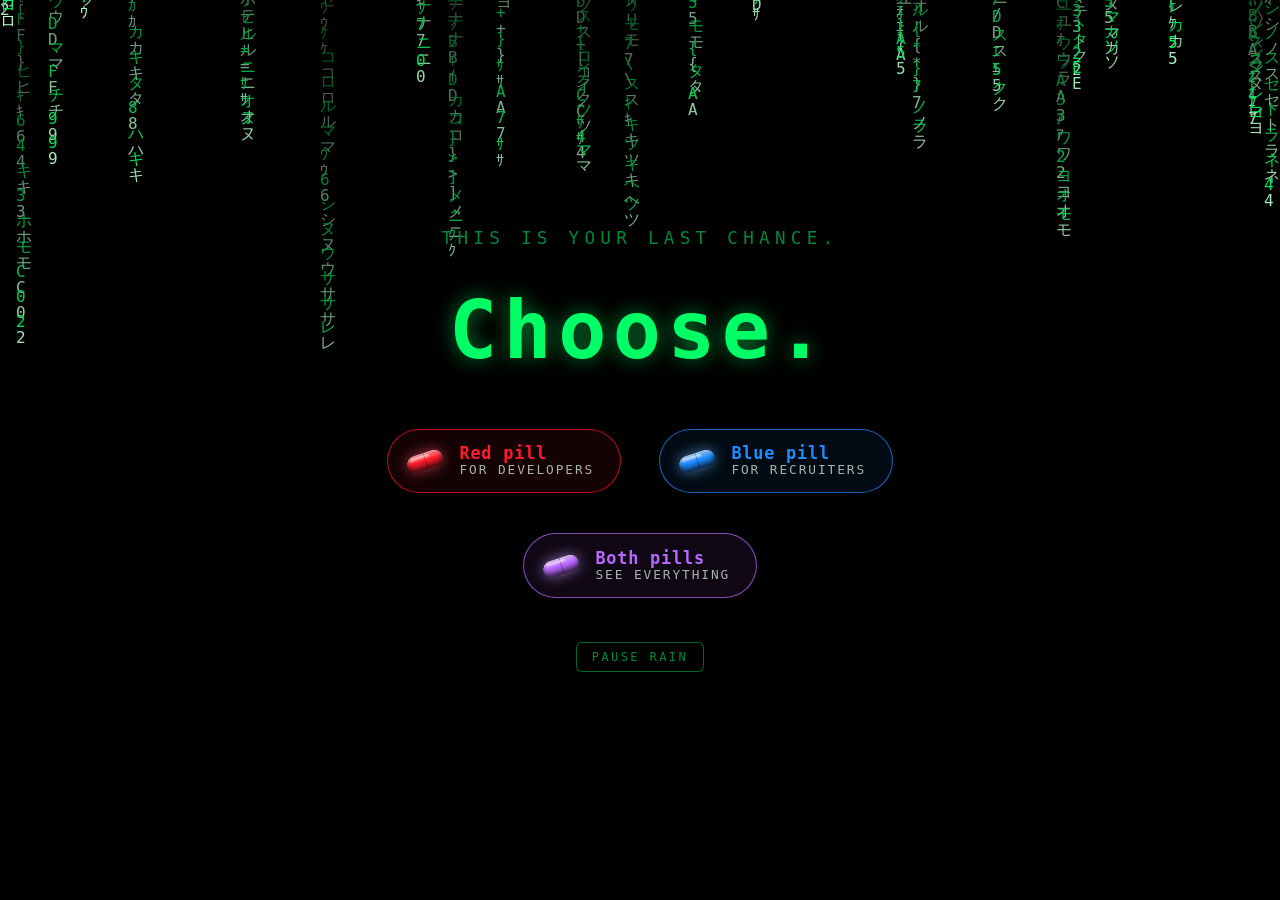
<file: index.html>
<!doctype html>
<html lang="en">
  <head>
    <meta charset="utf-8" />
    <meta name="viewport" content="width=device-width, initial-scale=1" />
    <meta name="color-scheme" content="dark" />
    <title>Choose — devCordain</title>
    <meta
      name="description"
      content="This is your last chance. After this, there is no turning back."
    />
    <link rel="stylesheet" href="styles.css" />
  </head>
  <body class="landing">
    <canvas id="matrix" aria-hidden="true"></canvas>

    <main class="stage">
      <p class="prompt">This is your last chance.</p>
      <h1 class="title">Choose.</h1>

      <div class="pills">
        <a class="pill pill--red" href="developer.html">
          <span class="pill__glyph" aria-hidden="true"></span>
          <span class="pill__label">
            <span class="pill__name">Red pill</span>
            <span class="pill__role">For developers</span>
          </span>
        </a>

        <a class="pill pill--blue" href="recruiter.html">
          <span class="pill__glyph" aria-hidden="true"></span>
          <span class="pill__label">
            <span class="pill__name">Blue pill</span>
            <span class="pill__role">For recruiters</span>
          </span>
        </a>
      </div>

      <a class="pill pill--purple pill--both" href="both.html">
        <span class="pill__glyph" aria-hidden="true"></span>
        <span class="pill__label">
          <span class="pill__name">Both pills</span>
          <span class="pill__role">See everything</span>
        </span>
      </a>

      <button id="motionToggle" class="motion-toggle" type="button" aria-pressed="true">
        Pause rain
      </button>
    </main>

    <script src="matrix.js" defer></script>
  </body>
</html>
</file>
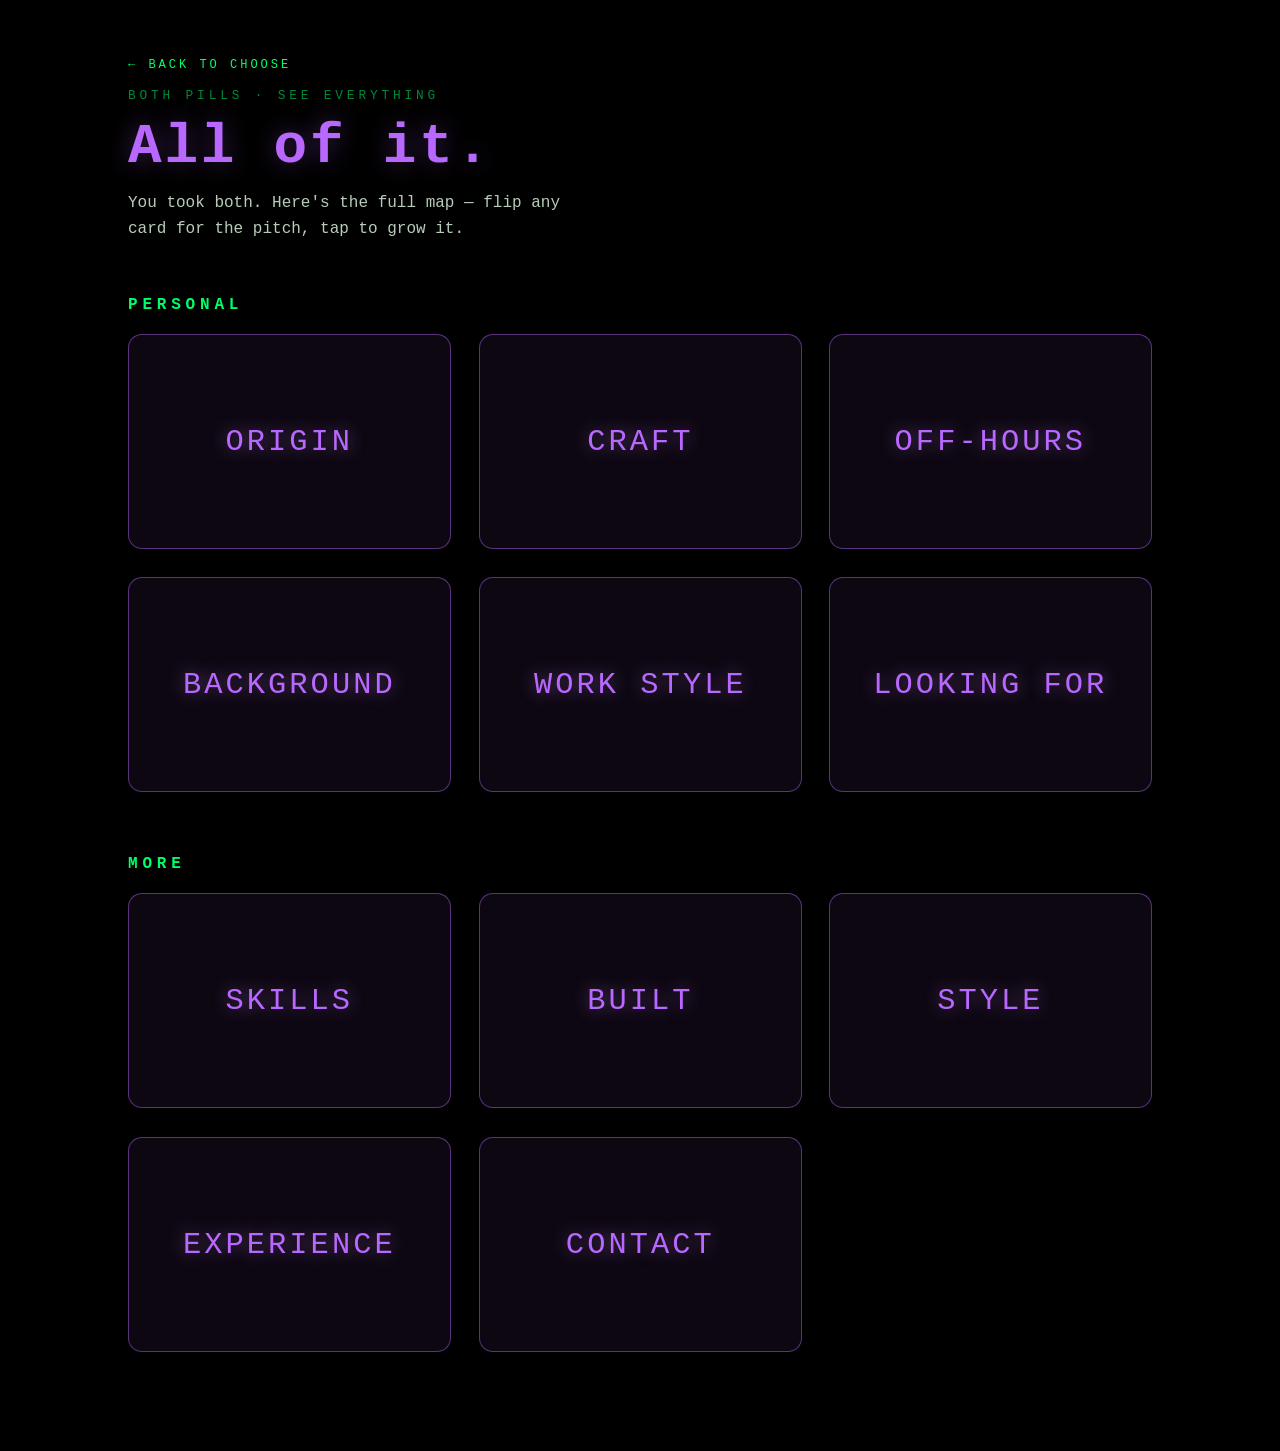
<file: both.html>
<!doctype html>
<html lang="en">
  <head>
    <meta charset="utf-8" />
    <meta name="viewport" content="width=device-width, initial-scale=1" />
    <meta name="color-scheme" content="dark" />
    <title>Both pills — devCordain</title>
    <meta
      name="description"
      content="Everything — recruiter summary and developer depth, all in one view."
    />
    <link rel="stylesheet" href="styles.css" />
  </head>
  <body class="theme--both">
    <main class="page">
      <header class="page__header">
        <a class="back" href="index.html">← Back to choose</a>
        <p class="page__eyebrow">Both pills · See everything</p>
        <h1 class="page__title">All of it.</h1>
        <p class="page__lead">
          You took both. Here's the full map — flip any card for the pitch, tap to grow it.
        </p>
      </header>

      <section class="section" aria-labelledby="section-personal">
        <h2 id="section-personal" class="section__title">Personal</h2>
        <ul class="cards" data-section-label="Personal" data-card-ids="origin,craft,off-hours,background,work-style,looking-for"></ul>
      </section>

      <section class="section" aria-labelledby="section-more">
        <h2 id="section-more" class="section__title">More</h2>
        <ul class="cards" data-section-label="More" data-card-ids="skills,built,style,experience,contact"></ul>
      </section>
    </main>

    <script src="content.js"></script>
    <script src="cards.js"></script>
  </body>
</html>
</file>
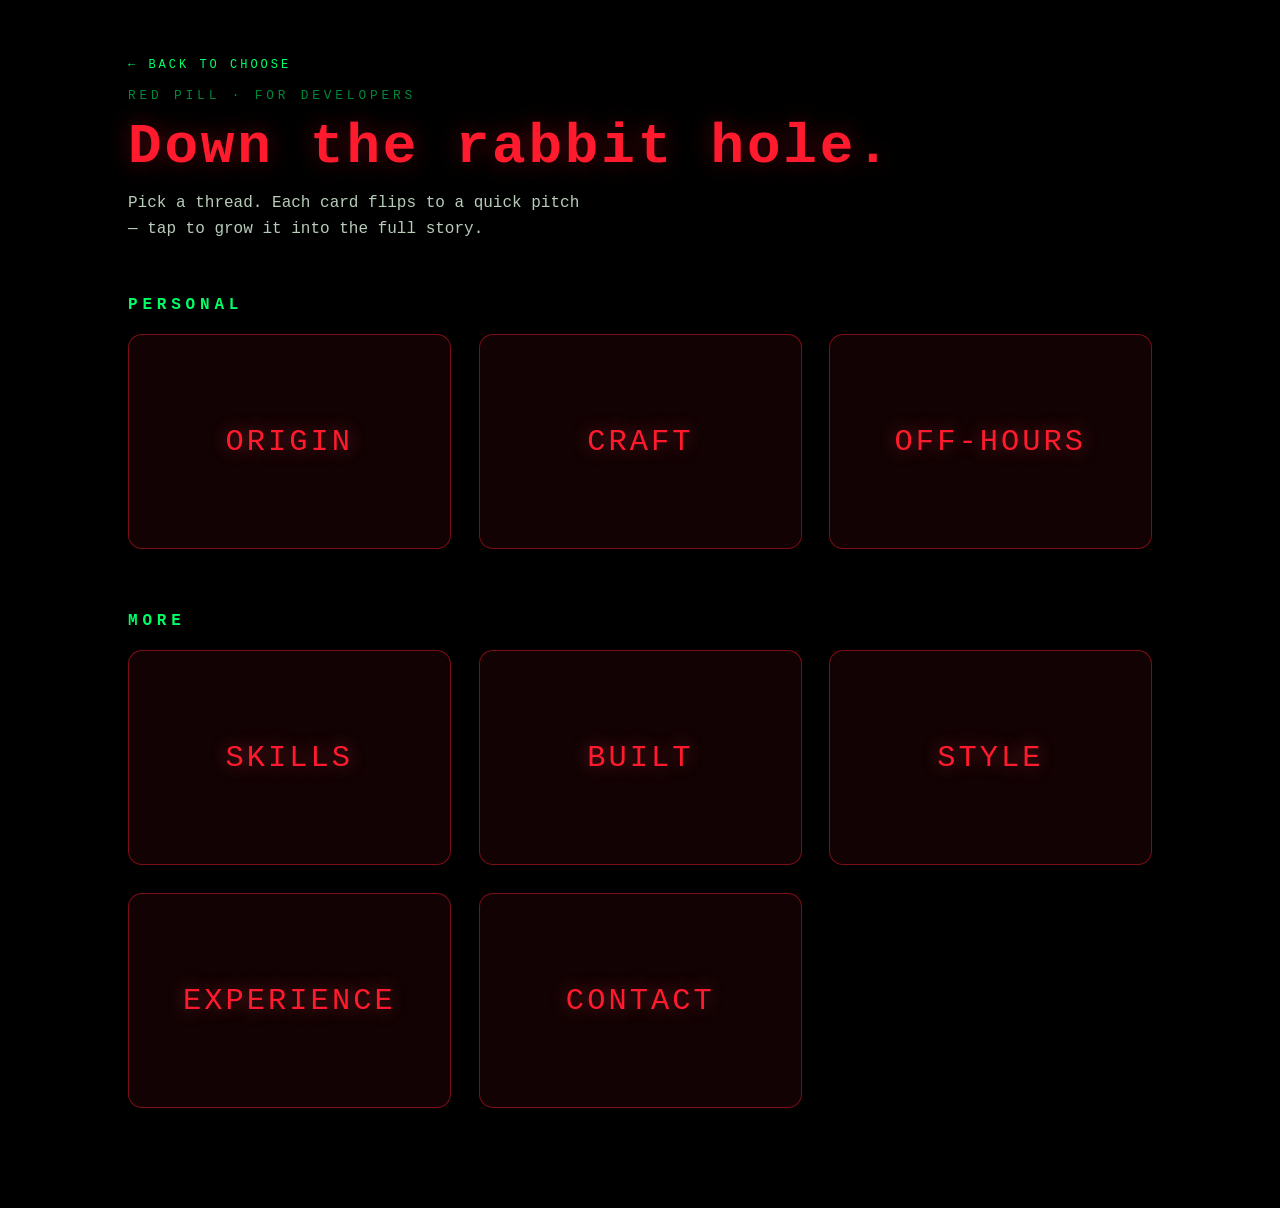
<file: developer.html>
<!doctype html>
<html lang="en">
  <head>
    <meta charset="utf-8" />
    <meta name="viewport" content="width=device-width, initial-scale=1" />
    <meta name="color-scheme" content="dark" />
    <title>Developer — devCordain</title>
    <meta
      name="description"
      content="For developers — depth, stack, and what I build."
    />
    <link rel="stylesheet" href="styles.css" />
  </head>
  <body class="theme--developer">
    <main class="page">
      <header class="page__header">
        <a class="back" href="index.html">← Back to choose</a>
        <p class="page__eyebrow">Red pill · For developers</p>
        <h1 class="page__title">Down the rabbit hole.</h1>
        <p class="page__lead">
          Pick a thread. Each card flips to a quick pitch — tap to grow it into the full story.
        </p>
      </header>

      <section class="section" aria-labelledby="section-personal">
        <h2 id="section-personal" class="section__title">Personal</h2>
        <ul class="cards" data-section-label="Personal" data-card-ids="origin,craft,off-hours"></ul>
      </section>

      <section class="section" aria-labelledby="section-more">
        <h2 id="section-more" class="section__title">More</h2>
        <ul class="cards" data-section-label="More" data-card-ids="skills,built,style,experience,contact"></ul>
      </section>
    </main>

    <script src="content.js"></script>
    <script src="cards.js"></script>
  </body>
</html>
</file>
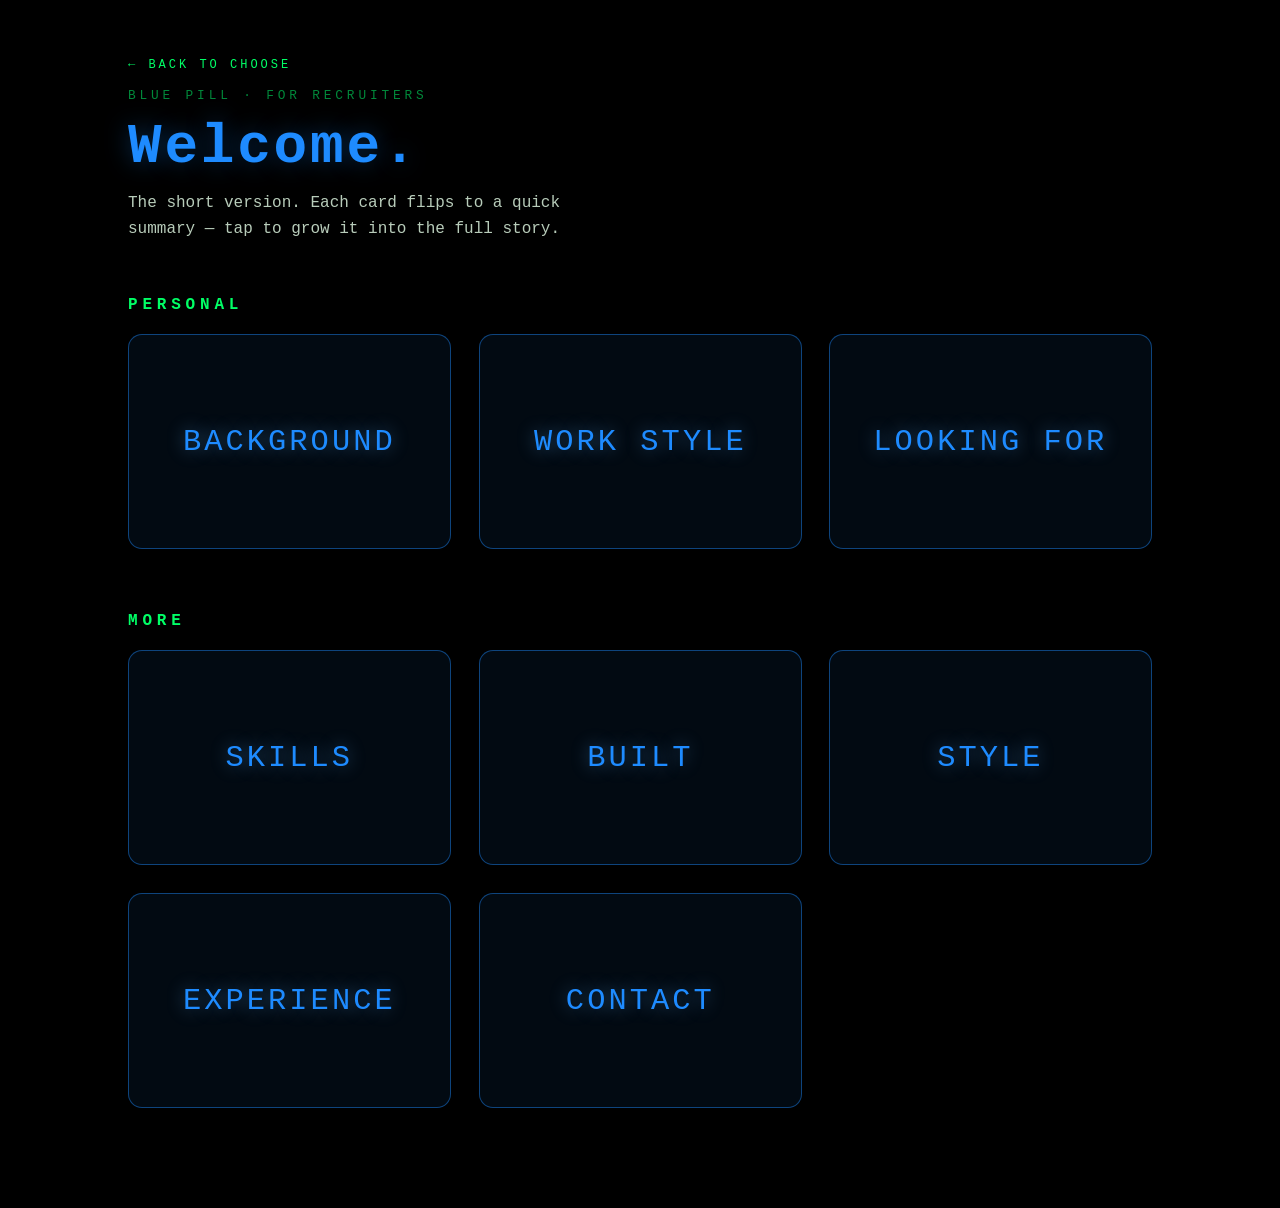
<file: recruiter.html>
<!doctype html>
<html lang="en">
  <head>
    <meta charset="utf-8" />
    <meta name="viewport" content="width=device-width, initial-scale=1" />
    <meta name="color-scheme" content="dark" />
    <title>Recruiter — devCordain</title>
    <meta
      name="description"
      content="For recruiters — background, skills, and outcomes."
    />
    <link rel="stylesheet" href="styles.css" />
  </head>
  <body class="theme--recruiter">
    <main class="page">
      <header class="page__header">
        <a class="back" href="index.html">← Back to choose</a>
        <p class="page__eyebrow">Blue pill · For recruiters</p>
        <h1 class="page__title">Welcome.</h1>
        <p class="page__lead">
          The short version. Each card flips to a quick summary — tap to grow it into the full story.
        </p>
      </header>

      <section class="section" aria-labelledby="section-personal">
        <h2 id="section-personal" class="section__title">Personal</h2>
        <ul class="cards" data-section-label="Personal" data-card-ids="background,work-style,looking-for"></ul>
      </section>

      <section class="section" aria-labelledby="section-more">
        <h2 id="section-more" class="section__title">More</h2>
        <ul class="cards" data-section-label="More" data-card-ids="skills,built,style,experience,contact"></ul>
      </section>
    </main>

    <script src="content.js"></script>
    <script src="cards.js"></script>
  </body>
</html>
</file>
<file: styles.css>
:root {
  --matrix-green: #00ff66;
  --matrix-green-dim: #00883a;
  --ink: #e6ffe9;
  --bg: #000;
  --red: #ff1b2d;
  --red-glow: #ff5a68;
  --blue: #1e8bff;
  --blue-glow: #6bb6ff;
  --purple: #b968ff;
  --purple-glow: #d79cff;
  color-scheme: dark;
}

* {
  box-sizing: border-box;
}

html,
body {
  margin: 0;
  padding: 0;
  min-height: 100%;
  background: var(--bg);
  color: var(--ink);
  font-family: ui-monospace, "JetBrains Mono", "Fira Code", Menlo, Consolas, monospace;
}

body.landing {
  height: 100%;
  overflow: hidden;
}

#matrix {
  position: fixed;
  inset: 0;
  width: 100%;
  height: 100%;
  display: block;
  z-index: 0;
}

/* ──────────────────────────────── Landing ──────────────────────────────── */

.stage {
  position: relative;
  z-index: 1;
  min-height: 100dvh;
  display: grid;
  place-content: center;
  gap: clamp(1.5rem, 4vh, 3rem);
  padding: 2rem 1.25rem;
  text-align: center;
  background: radial-gradient(
    ellipse at center,
    rgb(0 0 0 / 0.55) 0%,
    rgb(0 0 0 / 0.2) 55%,
    transparent 100%
  );
}

.prompt {
  margin: 0;
  font-size: clamp(0.9rem, 1.6vw, 1.1rem);
  letter-spacing: 0.3em;
  text-transform: uppercase;
  color: var(--matrix-green-dim);
}

.title {
  margin: 0;
  font-size: clamp(2.5rem, 8vw, 5rem);
  letter-spacing: 0.08em;
  color: var(--matrix-green);
  text-shadow: 0 0 20px rgb(0 255 102 / 0.5);
}

.pills {
  display: flex;
  flex-wrap: wrap;
  gap: clamp(1rem, 3vw, 2.5rem);
  justify-content: center;
  margin-top: 1rem;
}

.pill {
  --pill-color: var(--matrix-green);
  --pill-glow: var(--matrix-green);
  position: relative;
  display: inline-flex;
  align-items: center;
  gap: 1rem;
  padding: 0.9rem 1.6rem 0.9rem 1.2rem;
  border: 1px solid color-mix(in srgb, var(--pill-color) 70%, transparent);
  border-radius: 999px;
  background: color-mix(in srgb, var(--pill-color) 8%, #000);
  color: var(--ink);
  text-decoration: none;
  font: inherit;
  cursor: pointer;
  transition:
    box-shadow 180ms ease-out,
    scale 180ms ease-out,
    background-color 180ms ease-out,
    border-color 180ms ease-out;
}

.pill:hover,
.pill:focus-visible {
  background: color-mix(in srgb, var(--pill-color) 18%, #000);
  border-color: var(--pill-color);
  box-shadow:
    0 0 0 1px color-mix(in srgb, var(--pill-color) 40%, transparent),
    0 0 30px color-mix(in srgb, var(--pill-glow) 55%, transparent);
}

.pill:focus-visible {
  outline: 2px solid CanvasText;
  outline-offset: 4px;
}

.pill:active {
  scale: 0.97;
}

.pill__glyph {
  position: relative;
  width: 2.25rem;
  height: 1rem;
  border-radius: 999px;
  background: linear-gradient(
    180deg,
    color-mix(in srgb, var(--pill-glow) 70%, white 25%) 0%,
    var(--pill-color) 45%,
    color-mix(in srgb, var(--pill-color) 55%, #000) 100%
  );
  box-shadow:
    inset 0 1px 1px color-mix(in srgb, white 45%, transparent),
    inset 0 -2px 4px color-mix(in srgb, #000 55%, transparent),
    0 0 14px color-mix(in srgb, var(--pill-glow) 65%, transparent);
  flex: 0 0 auto;
  transform: rotate(-18deg);
}

/* Capsule seam */
.pill__glyph::before {
  content: "";
  position: absolute;
  inset: 0 48% 0 0;
  border-right: 1px solid color-mix(in srgb, #000 40%, transparent);
  border-radius: 999px 0 0 999px;
  pointer-events: none;
}

/* Specular highlight */
.pill__glyph::after {
  content: "";
  position: absolute;
  top: 10%;
  left: 12%;
  width: 55%;
  height: 28%;
  border-radius: 999px;
  background: linear-gradient(
    180deg,
    color-mix(in srgb, white 70%, transparent),
    transparent
  );
  pointer-events: none;
}

.pill__label {
  display: flex;
  flex-direction: column;
  align-items: flex-start;
  line-height: 1.15;
}

.pill__name {
  font-size: 1.05rem;
  font-weight: 600;
  letter-spacing: 0.05em;
  color: var(--pill-color);
}

.pill__role {
  font-size: 0.8rem;
  letter-spacing: 0.15em;
  text-transform: uppercase;
  color: color-mix(in srgb, var(--ink) 70%, transparent);
}

.pill--red {
  --pill-color: var(--red);
  --pill-glow: var(--red-glow);
}

.pill--blue {
  --pill-color: var(--blue);
  --pill-glow: var(--blue-glow);
}

.pill--purple {
  --pill-color: var(--purple);
  --pill-glow: var(--purple-glow);
}

.pill--both {
  justify-self: center;
  margin-top: 0.25rem;
}

.motion-toggle {
  justify-self: center;
  margin-top: 0.5rem;
  padding: 0.45rem 0.9rem;
  border: 1px solid color-mix(in srgb, var(--matrix-green) 40%, transparent);
  border-radius: 6px;
  background: #000;
  color: var(--matrix-green-dim);
  font: inherit;
  font-size: 0.75rem;
  letter-spacing: 0.2em;
  text-transform: uppercase;
  cursor: pointer;
  transition:
    color 150ms ease-out,
    border-color 150ms ease-out,
    background-color 150ms ease-out;
}

.motion-toggle:hover,
.motion-toggle:focus-visible {
  color: var(--matrix-green);
  border-color: var(--matrix-green);
  background: color-mix(in srgb, var(--matrix-green) 10%, #000);
}

.motion-toggle:focus-visible {
  outline: 2px solid CanvasText;
  outline-offset: 3px;
}

/* ──────────────────────────────── Section pages ──────────────────────────────── */

body.theme--developer {
  --accent: var(--red);
  --accent-glow: var(--red-glow);
}

body.theme--recruiter {
  --accent: var(--blue);
  --accent-glow: var(--blue-glow);
}

body.theme--both {
  --accent: var(--purple);
  --accent-glow: var(--purple-glow);
}

.page {
  position: relative;
  z-index: 1;
  max-width: 68rem;
  margin: 0 auto;
  padding: clamp(2rem, 6vh, 4rem) clamp(1rem, 4vw, 2rem) 6rem;
}

.page__header {
  display: flex;
  flex-direction: column;
  gap: 0.75rem;
  margin-bottom: clamp(2rem, 6vh, 3.5rem);
}

.back {
  align-self: flex-start;
  color: var(--matrix-green);
  text-decoration: none;
  letter-spacing: 0.25em;
  text-transform: uppercase;
  font-size: 0.75rem;
  padding: 0.25rem 0.5rem 0.25rem 0;
  transition: color 150ms ease-out, letter-spacing 150ms ease-out;
}

.back:hover,
.back:focus-visible {
  color: color-mix(in srgb, var(--matrix-green) 70%, white);
  letter-spacing: 0.3em;
}

.back:focus-visible {
  outline: 2px solid CanvasText;
  outline-offset: 3px;
}

.page__eyebrow {
  margin: 0;
  color: var(--matrix-green-dim);
  letter-spacing: 0.3em;
  text-transform: uppercase;
  font-size: 0.8rem;
}

.page__title {
  margin: 0;
  color: var(--accent, var(--matrix-green));
  font-size: clamp(2rem, 6vw, 3.5rem);
  letter-spacing: 0.05em;
  text-shadow: 0 0 25px color-mix(in srgb, var(--accent, var(--matrix-green)) 35%, transparent);
}

.page__lead {
  max-width: 48ch;
  margin: 0;
  color: color-mix(in srgb, var(--ink) 80%, transparent);
  line-height: 1.6;
}

/* ──────────────────────────────── Card grid ──────────────────────────────── */

.cards {
  list-style: none;
  padding: 0;
  margin: 0;
  display: grid;
  grid-template-columns: repeat(3, minmax(0, 1fr));
  grid-auto-flow: dense;
  gap: clamp(1rem, 2.5vw, 1.75rem);
}

/* <li> wrappers are transparent — the <article class="card"> inside becomes the grid item */
.cards > li {
  display: contents;
}

@media (max-width: 860px) {
  .cards {
    grid-template-columns: repeat(2, minmax(0, 1fr));
  }
}

@media (max-width: 560px) {
  .cards {
    grid-template-columns: 1fr;
  }
}

.card {
  --card-color: var(--accent, var(--matrix-green));
  --card-glow: var(--accent-glow, var(--matrix-green));
  position: relative;
  display: block;
  color: var(--ink);
  aspect-ratio: 3 / 2;
  perspective: 1200px;
  border-radius: 14px;
  margin: 0;
  padding: 0;
}

.card__inner {
  position: relative;
  width: 100%;
  height: 100%;
  transform-style: preserve-3d;
  transition: transform 550ms cubic-bezier(0.22, 1, 0.36, 1);
  will-change: transform;
}

/* Flip is driven by hover/focus on the whole card (toggle button is the focus target) */
.card:hover .card__inner,
.card:focus-within .card__inner {
  transform: rotateY(180deg);
}

.card__face {
  position: absolute;
  inset: 0;
  display: grid;
  place-content: center;
  padding: 1.5rem;
  border-radius: 14px;
  background: color-mix(in srgb, var(--card-color) 7%, #000 93%);
  border: 1px solid color-mix(in srgb, var(--card-color) 45%, transparent);
  backface-visibility: hidden;
  -webkit-backface-visibility: hidden;
  text-align: center;
  transition: box-shadow 250ms ease-out, border-color 250ms ease-out;
}

.card:hover .card__face,
.card:focus-within .card__face {
  border-color: var(--card-color);
  box-shadow:
    0 0 0 1px color-mix(in srgb, var(--card-color) 35%, transparent),
    0 0 40px color-mix(in srgb, var(--card-glow) 35%, transparent);
}

.card__word {
  margin: 0;
  color: var(--card-color);
  font-size: clamp(1.4rem, 2.5vw, 1.9rem);
  letter-spacing: 0.1em;
  text-transform: uppercase;
  text-shadow: 0 0 18px color-mix(in srgb, var(--card-glow) 45%, transparent);
}

.card__face--back {
  transform: rotateY(180deg);
  background: color-mix(in srgb, var(--card-color) 12%, #000 88%);
}

.card__face--back .card__teaser {
  margin: 0;
  color: color-mix(in srgb, var(--ink) 90%, transparent);
  font-size: 0.95rem;
  line-height: 1.5;
}

.card__face--back .card__cta {
  margin: 1rem 0 0;
  color: var(--card-color);
  font-size: 0.75rem;
  letter-spacing: 0.3em;
  text-transform: uppercase;
}

/* Invisible overlay button — covers the whole card so clicks/keyboard activate it */
.card__toggle {
  position: absolute;
  inset: 0;
  background: transparent;
  border: 0;
  padding: 0;
  margin: 0;
  cursor: pointer;
  border-radius: 14px;
  font: inherit;
  color: inherit;
}

.card__toggle:focus-visible {
  outline: 2px solid CanvasText;
  outline-offset: 4px;
}

.card__teaser--mobile {
  display: none;
}

/* Detail panel — hidden by default, shown when card is expanded */
.card__detail {
  display: none;
}

/* ── Expanded card: spans full row, moves to the top, shows detail ── */
.card[data-expanded="true"] {
  grid-column: 1 / -1;
  order: -1; /* appear first; remaining cards follow below */
  aspect-ratio: auto;
  perspective: none;
  min-height: clamp(280px, 45vh, 440px);
}

.card[data-expanded="true"] .card__inner,
.card[data-expanded="true"] .card__face,
.card[data-expanded="true"] .card__toggle {
  display: none;
}

.card[data-expanded="true"] .card__detail {
  display: flex;
  flex-direction: column;
  justify-content: center;
  height: 100%;
  min-height: inherit;
  padding: clamp(1.75rem, 4vw, 3rem);
  background: color-mix(in srgb, var(--card-color) 9%, #000 91%);
  border: 1px solid var(--card-color);
  border-radius: 14px;
  box-shadow:
    0 0 0 1px color-mix(in srgb, var(--card-color) 35%, transparent),
    0 0 50px color-mix(in srgb, var(--card-glow) 28%, transparent);
}

.card__detail-inner {
  max-width: 54rem;
  margin: 0 auto;
  display: grid;
  gap: 1rem;
}

.card__detail-title {
  margin: 0;
  color: var(--card-color);
  font-size: clamp(1.4rem, 3vw, 2rem);
  letter-spacing: 0.18em;
  text-transform: uppercase;
  line-height: 1.4;
  font-weight: 600;
  text-shadow: 0 0 25px color-mix(in srgb, var(--card-glow) 35%, transparent);
  outline: none;
}

.card__detail-body {
  color: color-mix(in srgb, var(--ink) 85%, transparent);
  line-height: 1.6;
}

.card__detail-body > :first-child { margin-top: 0; }
.card__detail-body > :last-child { margin-bottom: 0; }

.card__close {
  justify-self: start;
  margin-top: 0.75rem;
  padding: 0.5rem 1rem;
  border: 1px solid color-mix(in srgb, var(--card-color) 45%, transparent);
  border-radius: 6px;
  background: #000;
  color: var(--card-color);
  font: inherit;
  font-size: 0.75rem;
  letter-spacing: 0.25em;
  text-transform: uppercase;
  cursor: pointer;
  transition: color 150ms, border-color 150ms, background-color 150ms;
}

.card__close:hover,
.card__close:focus-visible {
  border-color: var(--card-color);
  background: color-mix(in srgb, var(--card-color) 12%, #000);
}

.card__close:focus-visible {
  outline: 2px solid CanvasText;
  outline-offset: 3px;
}

.visually-hidden {
  position: absolute !important;
  width: 1px;
  height: 1px;
  padding: 0;
  margin: -1px;
  overflow: hidden;
  clip: rect(0 0 0 0);
  white-space: nowrap;
  border: 0;
}

/* Touch devices (option B): no flip — show word + teaser on the front, hide back */
@media (hover: none) {
  .card:hover .card__inner,
  .card:focus-within .card__inner {
    transform: none;
  }
  .card__face--back { display: none; }
  .card__teaser--mobile {
    display: block;
    margin-top: 0.75rem;
    color: color-mix(in srgb, var(--ink) 80%, transparent);
    font-size: 0.85rem;
    line-height: 1.4;
  }
}

/* Reduced motion: no 3D flip, crossfade; also disable view transition animations */
@media (prefers-reduced-motion: reduce) {
  .card__inner {
    transform-style: flat;
    transition: none;
  }
  .card:hover .card__inner,
  .card:focus-within .card__inner {
    transform: none;
  }
  .card__face {
    transition: opacity 200ms ease-out;
  }
  .card__face--back {
    transform: none;
    opacity: 0;
  }
  .card:hover .card__face--front,
  .card:focus-within .card__face--front {
    opacity: 0;
  }
  .card:hover .card__face--back,
  .card:focus-within .card__face--back {
    opacity: 1;
  }
  ::view-transition-group(*),
  ::view-transition-old(*),
  ::view-transition-new(*) {
    animation: none !important;
  }
}

/* ──────────────────────────────── Sections ──────────────────────────────── */

.section {
  margin: 0;
  padding: 0;
}

.section + .section {
  margin-top: clamp(2.5rem, 7vh, 4rem);
}

.section__title {
  margin: 0 0 1.25rem;
  color: var(--matrix-green);
  font-size: 1rem;
  letter-spacing: 0.3em;
  text-transform: uppercase;
}

/* ──────────────────────────────── Shared responsive tweaks ──────────────────────────────── */

@media (max-width: 480px) {
  .pills {
    flex-direction: column;
    align-items: stretch;
  }
  .pill {
    justify-content: center;
  }
}

@media (prefers-reduced-motion: reduce) {
  .pill {
    transition-duration: 0ms;
  }
  .pill:active {
    scale: 1;
  }
}
</file>
